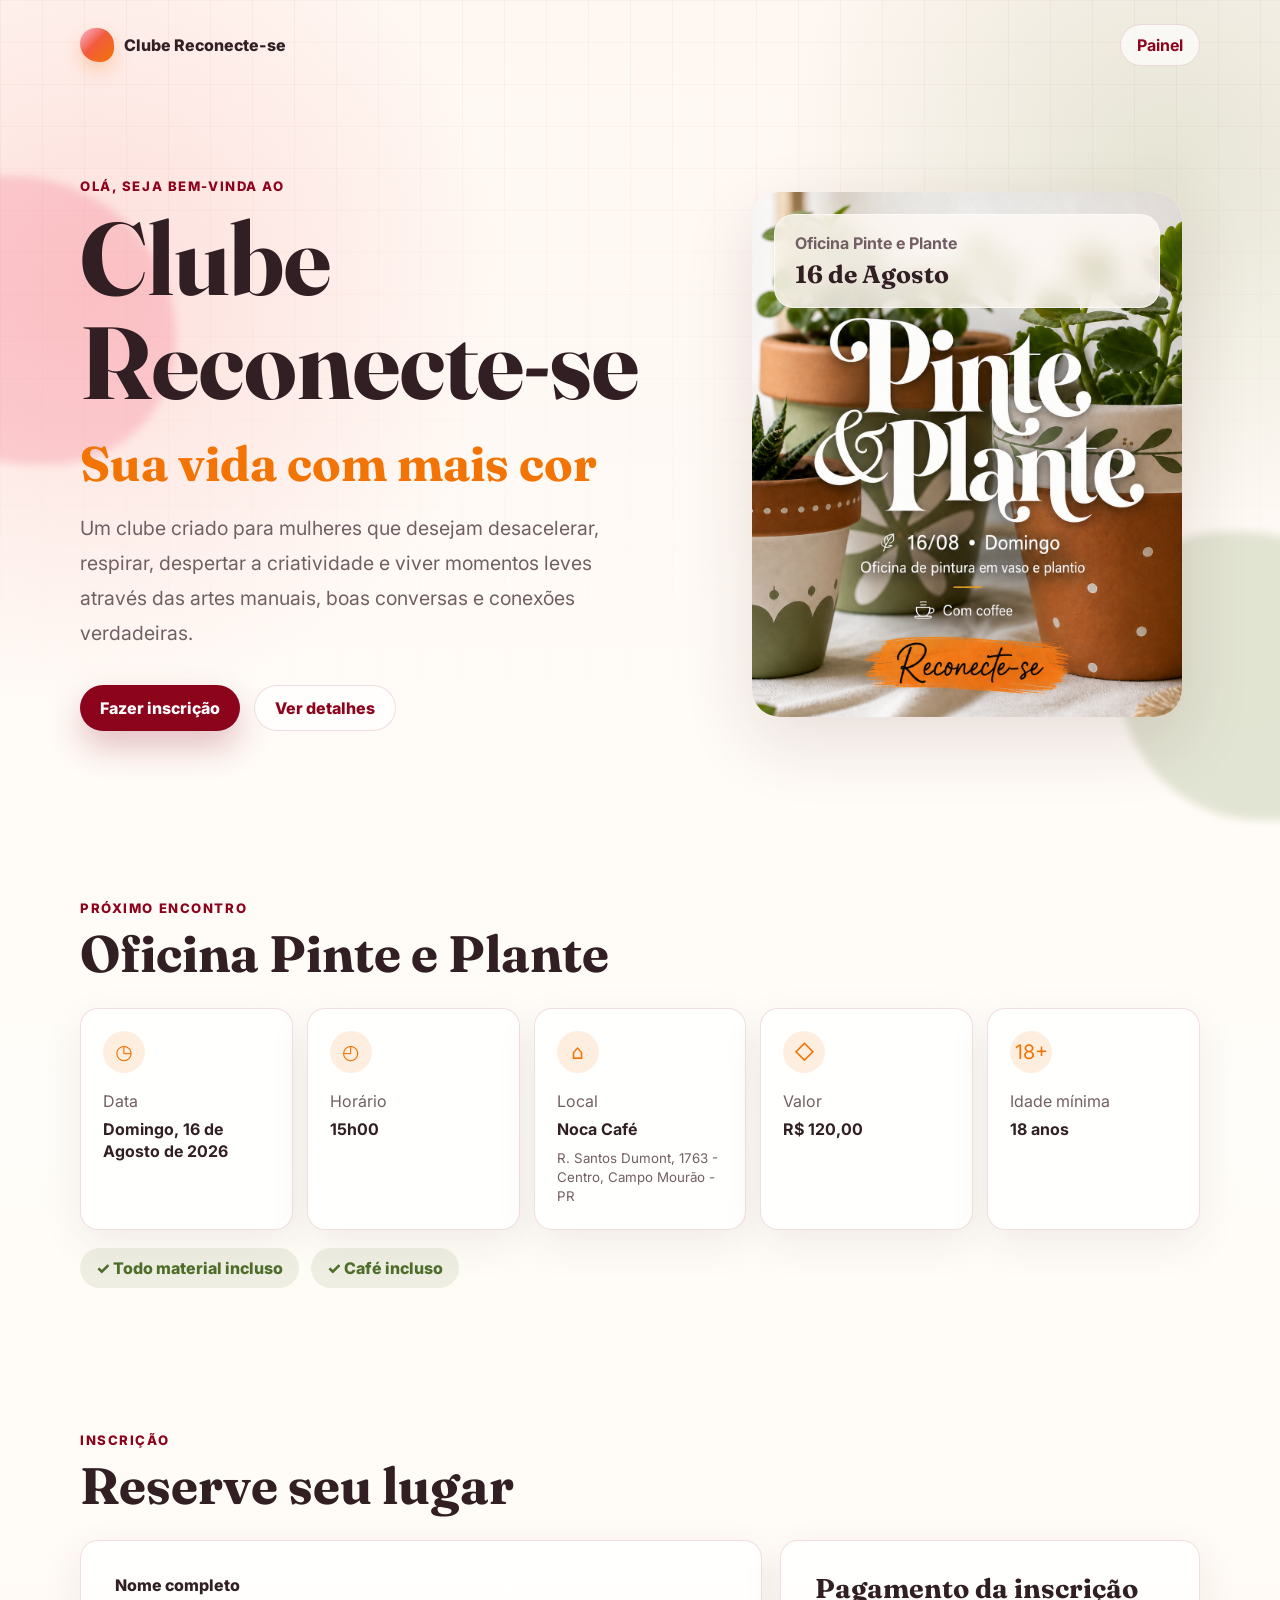
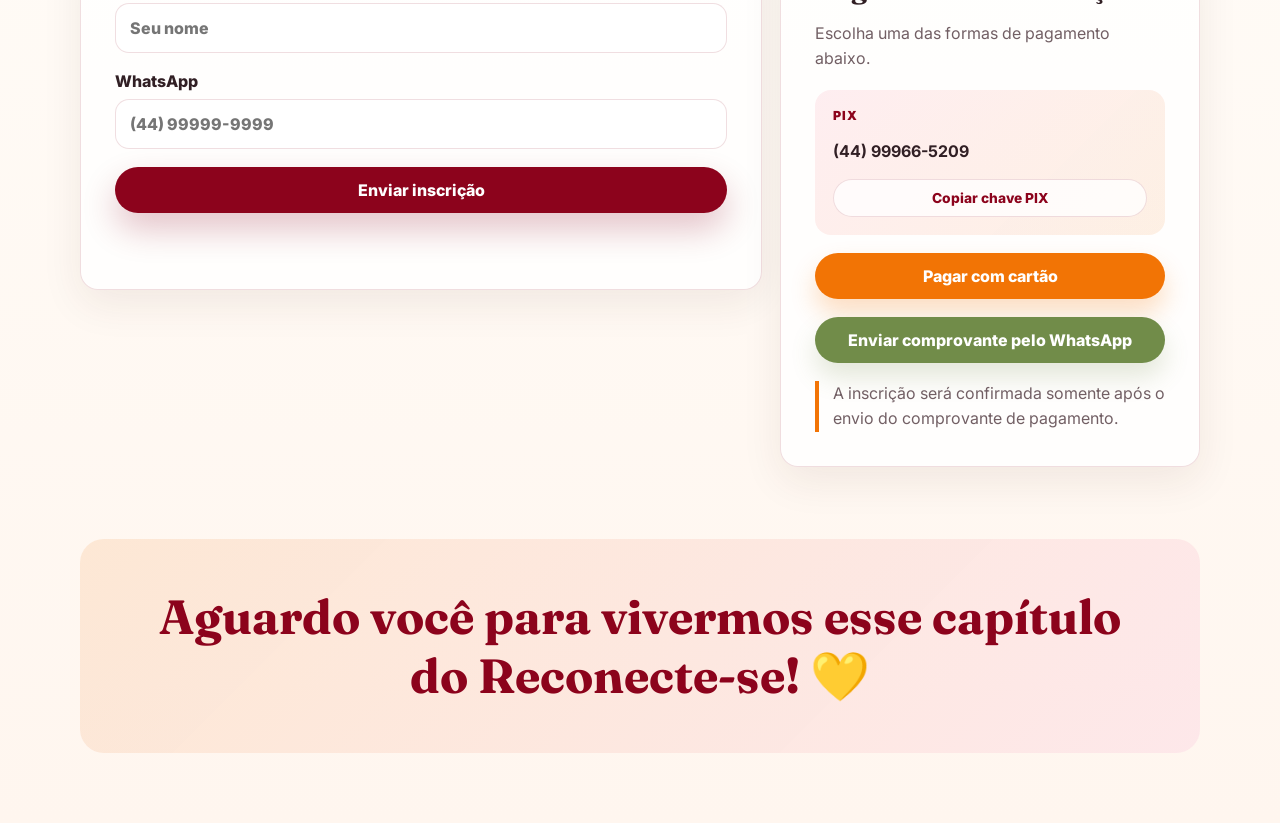
<file: index.html>
<!doctype html>
<html lang="pt-BR">
  <head>
    <meta charset="utf-8" />
    <meta name="viewport" content="width=device-width, initial-scale=1" />
    <title>Clube Reconecte-se | Inscrição</title>
    <meta
      name="description"
      content="Inscrição para a Oficina Pinte e Plante do Clube Reconecte-se."
    />
    <link rel="preconnect" href="https://fonts.googleapis.com" />
    <link rel="preconnect" href="https://fonts.gstatic.com" crossorigin />
    <link
      href="https://fonts.googleapis.com/css2?family=Fraunces:opsz,wght@9..144,600;9..144,700&family=Inter:wght@400;500;600;700&display=swap"
      rel="stylesheet"
    />
    <link rel="stylesheet" href="style.css" />
  </head>
  <body data-page="landing">
    <div class="paint-orbit paint-orbit-one"></div>
    <div class="paint-orbit paint-orbit-two"></div>

    <header class="hero">
      <nav class="topbar" aria-label="Principal">
        <a class="brand" href="index.html" aria-label="Clube Reconecte-se">
          <span class="brand-mark" aria-hidden="true"></span>
          <span>Clube Reconecte-se</span>
        </a>
        <a class="admin-link" href="admin.html">Painel</a>
      </nav>

      <section class="hero-grid">
        <div class="hero-copy">
          <p class="eyebrow">Olá, seja bem-vinda ao</p>
          <h1>Clube Reconecte-se</h1>
          <p class="tagline">Sua vida com mais cor</p>
          <p class="intro">
            Um clube criado para mulheres que desejam desacelerar, respirar,
            despertar a criatividade e viver momentos leves através das artes
            manuais, boas conversas e conexões verdadeiras.
          </p>
          <div class="hero-actions">
            <a class="button primary" href="#inscricao">Fazer inscrição</a>
            <a class="button ghost" href="#oficina">Ver detalhes</a>
          </div>
        </div>

        <div class="art-panel" aria-label="Imagem da Oficina Pinte e Plante">
          <figure class="workshop-photo-card">
            <img
              class="workshop-photo"
              src="pinte-e-plante.png"
              alt="Vasos pintados e plantas da Oficina Pinte e Plante"
            />
            <figcaption class="photo-caption">
              <span>Oficina Pinte e Plante</span>
              <strong>16 de Agosto</strong>
            </figcaption>
          </figure>
        </div>
      </section>
    </header>

    <main>
      <section class="section info-section" id="oficina">
        <div class="section-heading">
          <p class="eyebrow">Próximo encontro</p>
          <h2>Oficina Pinte e Plante</h2>
        </div>

        <div class="info-grid">
          <article class="info-item">
            <span class="icon" aria-hidden="true">◷</span>
            <p>Data</p>
            <strong>Domingo, 16 de Agosto de 2026</strong>
          </article>
          <article class="info-item">
            <span class="icon" aria-hidden="true">◴</span>
            <p>Horário</p>
            <strong>15h00</strong>
          </article>
          <article class="info-item">
            <span class="icon" aria-hidden="true">⌂</span>
            <p>Local</p>
            <strong>Noca Café</strong>
            <small>R. Santos Dumont, 1763 - Centro, Campo Mourão - PR</small>
          </article>
          <article class="info-item">
            <span class="icon" aria-hidden="true">◇</span>
            <p>Valor</p>
            <strong>R$ 120,00</strong>
          </article>
          <article class="info-item">
            <span class="icon" aria-hidden="true">18+</span>
            <p>Idade mínima</p>
            <strong>18 anos</strong>
          </article>
        </div>

        <div class="included">
          <span>✓ Todo material incluso</span>
          <span>✓ Café incluso</span>
        </div>
      </section>

      <section class="section signup-section" id="inscricao">
        <div class="section-heading">
          <p class="eyebrow">Inscrição</p>
          <h2>Reserve seu lugar</h2>
        </div>

        <div class="signup-layout">
          <div class="form-shell" id="activeSignup">
            <form id="signupForm" novalidate>
              <label>
                Nome completo
                <input
                  type="text"
                  name="name"
                  autocomplete="name"
                  placeholder="Seu nome"
                  required
                />
              </label>

              <label>
                WhatsApp
                <input
                  type="tel"
                  name="whatsapp"
                  inputmode="numeric"
                  autocomplete="tel"
                  placeholder="(44) 99999-9999"
                  required
                />
              </label>

              <button class="button primary wide" type="submit">
                Enviar inscrição
              </button>
              <p class="form-message" id="signupMessage" role="status"></p>
            </form>
          </div>

          <div class="waitlist-shell hidden" id="waitlistSignup">
            <div class="closed-notice">
              <h3>As inscrições para esta oficina foram encerradas.</h3>
              <p>Cadastre-se na lista de espera para ser avisada da próxima oficina.</p>
            </div>

            <form id="waitlistForm" novalidate>
              <label>
                Nome
                <input type="text" name="name" autocomplete="name" required />
              </label>
              <label>
                WhatsApp
                <input
                  type="tel"
                  name="whatsapp"
                  inputmode="numeric"
                  autocomplete="tel"
                  placeholder="(44) 99999-9999"
                  required
                />
              </label>
              <button class="button primary wide" type="submit">
                Entrar na lista de espera
              </button>
              <p class="form-message" id="waitlistMessage" role="status"></p>
            </form>
          </div>

          <aside class="payment-box" aria-labelledby="paymentTitle">
            <h2 id="paymentTitle">Pagamento da inscrição</h2>
            <p>Escolha uma das formas de pagamento abaixo.</p>

            <div class="payment-method">
              <span class="method-label">PIX</span>
              <strong id="pixKey">(44) 99966-5209</strong>
              <button class="button small" id="copyPix" type="button">
                Copiar chave PIX
              </button>
            </div>

            <a
              class="button card-button"
              href="https://mpago.li/1HUCjPr"
              target="_blank"
              rel="noopener noreferrer"
            >
              Pagar com cartão
            </a>

            <a
              class="button whatsapp-button"
              href="https://wa.link/44toih"
              target="_blank"
              rel="noopener noreferrer"
            >
              Enviar comprovante pelo WhatsApp
            </a>

            <p class="payment-warning">
              A inscrição será confirmada somente após o envio do comprovante de
              pagamento.
            </p>
          </aside>
        </div>
      </section>

      <section class="final-message" aria-label="Mensagem final">
        <p>Aguardo você para vivermos esse capítulo do Reconecte-se! 💛</p>
      </section>
    </main>

    <script src="script.js"></script>
  </body>
</html>
</file>
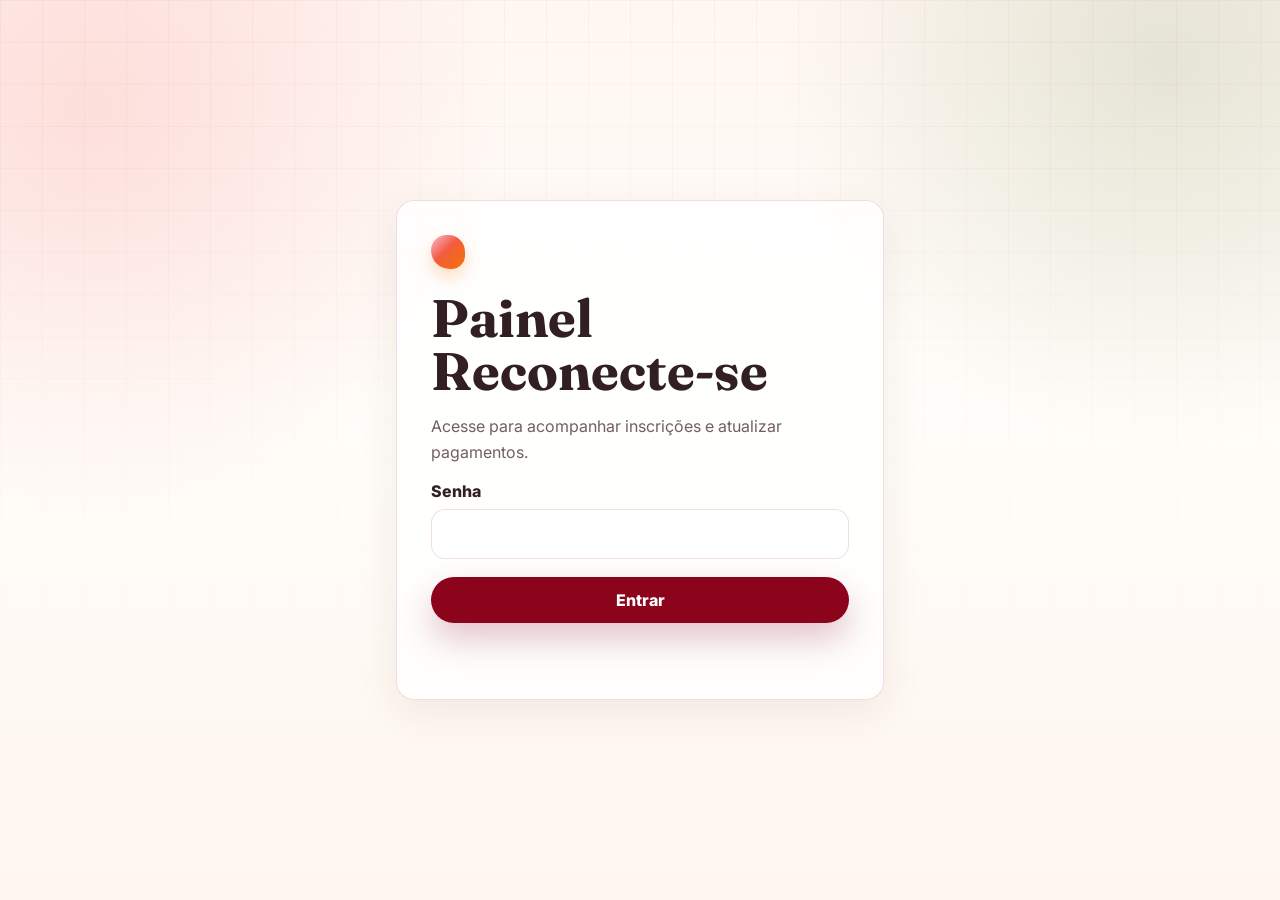
<file: admin.html>
<!doctype html>
<html lang="pt-BR">
  <head>
    <meta charset="utf-8" />
    <meta name="viewport" content="width=device-width, initial-scale=1" />
    <title>Painel | Clube Reconecte-se</title>
    <meta name="robots" content="noindex" />
    <link rel="preconnect" href="https://fonts.googleapis.com" />
    <link rel="preconnect" href="https://fonts.gstatic.com" crossorigin />
    <link
      href="https://fonts.googleapis.com/css2?family=Fraunces:opsz,wght@9..144,600;9..144,700&family=Inter:wght@400;500;600;700&display=swap"
      rel="stylesheet"
    />
    <link rel="stylesheet" href="style.css" />
  </head>
  <body data-page="admin">
    <main class="admin-main">
      <section class="login-view" id="loginView">
        <div class="login-card">
          <span class="brand-mark" aria-hidden="true"></span>
          <h1>Painel Reconecte-se</h1>
          <p>Acesse para acompanhar inscrições e atualizar pagamentos.</p>
          <form id="loginForm">
            <label>
              Senha
              <input type="password" name="password" autocomplete="current-password" required />
            </label>
            <button class="button primary wide" type="submit">Entrar</button>
            <p class="form-message" id="loginMessage" role="status"></p>
          </form>
        </div>
      </section>

      <section class="dashboard hidden" id="dashboardView">
        <header class="admin-header">
          <div>
            <p class="eyebrow">Administração</p>
            <h1>Dashboard</h1>
          </div>
          <div class="admin-actions">
            <a class="button ghost" href="index.html">Ver página</a>
            <button class="button small" id="refreshButton" type="button">Atualizar</button>
            <button class="button small danger" id="logoutButton" type="button">Sair</button>
          </div>
        </header>

        <section class="stat-grid" aria-label="Resumo das inscrições">
          <article class="stat-card">
            <span>Confirmadas</span>
            <strong id="statConfirmed">0</strong>
          </article>
          <article class="stat-card">
            <span>Aguardando Pagamento</span>
            <strong id="statPending">0</strong>
          </article>
          <article class="stat-card">
            <span>Lista de Espera</span>
            <strong id="statWaitlist">0</strong>
          </article>
          <article class="stat-card">
            <span>Canceladas</span>
            <strong id="statCancelled">0</strong>
          </article>
          <article class="stat-card">
            <span>Total</span>
            <strong id="statTotal">0</strong>
          </article>
        </section>

        <section class="admin-panel">
          <div class="filters">
            <label>
              Pesquisar
              <input id="searchInput" type="search" placeholder="Nome ou telefone" />
            </label>
            <label>
              Status
              <select id="statusFilter">
                <option value="">Todos</option>
                <option>Aguardando pagamento</option>
                <option>Confirmado</option>
                <option>Cancelado</option>
                <option>Lista de Espera</option>
              </select>
            </label>
          </div>

          <div class="table-wrap">
            <table>
              <thead>
                <tr>
                  <th>Nome</th>
                  <th>WhatsApp</th>
                  <th>Data</th>
                  <th>Status</th>
                  <th>Origem</th>
                  <th>Ações</th>
                </tr>
              </thead>
              <tbody id="registrationsTable"></tbody>
            </table>
          </div>
          <p class="form-message" id="adminMessage" role="status"></p>
        </section>
      </section>
    </main>

    <script src="script.js"></script>
    <script src="admin.js"></script>
  </body>
</html>
</file>
<file: style.css>
:root {
  --crimson: #8c031c;
  --rose: #f2486a;
  --olive: #718c49;
  --orange: #f27405;
  --coral: #f26668;
  --ink: #311f24;
  --muted: #725f64;
  --paper: #fff9f5;
  --surface: #ffffff;
  --line: rgba(140, 3, 28, 0.13);
  --shadow: 0 24px 70px rgba(80, 33, 30, 0.13);
  --radius: 18px;
}

* {
  box-sizing: border-box;
}

html {
  scroll-behavior: smooth;
}

body {
  margin: 0;
  min-height: 100vh;
  background:
    radial-gradient(circle at 7% 12%, rgba(242, 102, 104, 0.18), transparent 26rem),
    radial-gradient(circle at 91% 7%, rgba(113, 140, 73, 0.18), transparent 24rem),
    linear-gradient(180deg, #fff7f2 0%, #fffdf9 46%, #fff6ef 100%);
  color: var(--ink);
  font-family: Inter, system-ui, -apple-system, BlinkMacSystemFont, "Segoe UI", sans-serif;
}

body::before {
  content: "";
  position: fixed;
  inset: 0;
  z-index: -2;
  background-image:
    linear-gradient(90deg, rgba(140, 3, 28, 0.035) 1px, transparent 1px),
    linear-gradient(rgba(140, 3, 28, 0.03) 1px, transparent 1px);
  background-size: 42px 42px;
  mask-image: linear-gradient(to bottom, black, transparent 80%);
}

a {
  color: inherit;
}

button,
input,
select {
  font: inherit;
}

button {
  cursor: pointer;
}

.paint-orbit {
  position: fixed;
  z-index: -1;
  width: 18rem;
  height: 18rem;
  border-radius: 38% 62% 47% 53%;
  filter: blur(4px);
  opacity: 0.2;
  animation: floatPaint 10s ease-in-out infinite alternate;
}

.paint-orbit-one {
  left: -7rem;
  top: 11rem;
  background: var(--rose);
}

.paint-orbit-two {
  right: -8rem;
  bottom: 5rem;
  background: var(--olive);
  animation-delay: -3s;
}

.hero,
.section,
.final-message,
.dashboard {
  width: min(1120px, calc(100% - 32px));
  margin: 0 auto;
}

.hero {
  min-height: 92vh;
  padding: 24px 0 56px;
}

.topbar,
.admin-header,
.admin-actions,
.hero-actions,
.included,
.filters {
  display: flex;
  align-items: center;
}

.topbar {
  justify-content: space-between;
  gap: 20px;
}

.brand,
.admin-link {
  text-decoration: none;
}

.brand {
  display: inline-flex;
  align-items: center;
  gap: 10px;
  font-weight: 800;
}

.brand-mark {
  display: inline-block;
  width: 34px;
  height: 34px;
  border-radius: 48% 52% 42% 58%;
  background:
    linear-gradient(135deg, rgba(255, 255, 255, 0.65), transparent 45%),
    linear-gradient(135deg, var(--rose), var(--orange));
  box-shadow: 0 8px 18px rgba(242, 116, 5, 0.26);
}

.admin-link {
  border: 1px solid var(--line);
  border-radius: 999px;
  padding: 10px 16px;
  color: var(--crimson);
  font-weight: 700;
  background: rgba(255, 255, 255, 0.66);
}

.hero-grid {
  display: grid;
  grid-template-columns: minmax(0, 1fr) minmax(320px, 0.8fr);
  gap: clamp(32px, 6vw, 72px);
  align-items: center;
  padding-top: clamp(64px, 9vw, 112px);
}

.eyebrow {
  margin: 0 0 12px;
  color: var(--crimson);
  font-size: 0.82rem;
  font-weight: 800;
  letter-spacing: 0.12em;
  text-transform: uppercase;
}

h1,
h2,
h3 {
  margin: 0;
  color: var(--ink);
  font-family: Fraunces, Georgia, serif;
  line-height: 1.02;
  letter-spacing: 0;
}

h1 {
  font-size: clamp(3.2rem, 8vw, 6.6rem);
  max-width: 820px;
}

h2 {
  font-size: clamp(2rem, 4vw, 3.25rem);
}

h3 {
  font-size: 1.5rem;
}

.tagline {
  margin: 18px 0;
  color: var(--orange);
  font-family: Fraunces, Georgia, serif;
  font-size: clamp(1.55rem, 3.8vw, 3.1rem);
  font-weight: 700;
}

.intro {
  max-width: 660px;
  margin: 0;
  color: var(--muted);
  font-size: clamp(1.02rem, 2vw, 1.22rem);
  line-height: 1.8;
}

.hero-actions {
  gap: 14px;
  flex-wrap: wrap;
  margin-top: 34px;
}

.button {
  display: inline-flex;
  min-height: 46px;
  align-items: center;
  justify-content: center;
  gap: 8px;
  border: 0;
  border-radius: 999px;
  padding: 12px 20px;
  text-decoration: none;
  font-weight: 800;
  transition:
    transform 180ms ease,
    box-shadow 180ms ease,
    background-color 180ms ease;
}

.button:hover {
  transform: translateY(-2px);
}

.button.primary {
  background: var(--crimson);
  color: white;
  box-shadow: 0 16px 34px rgba(140, 3, 28, 0.24);
}

.button.ghost,
.button.small {
  border: 1px solid var(--line);
  background: rgba(255, 255, 255, 0.76);
  color: var(--crimson);
}

.button.small {
  min-height: 38px;
  padding: 8px 14px;
  font-size: 0.86rem;
}

.button.wide,
.card-button,
.whatsapp-button {
  width: 100%;
}

.button.danger {
  color: #a02121;
}

.card-button {
  background: var(--orange);
  color: white;
  box-shadow: 0 14px 26px rgba(242, 116, 5, 0.24);
}

.whatsapp-button {
  background: var(--olive);
  color: white;
  box-shadow: 0 14px 26px rgba(113, 140, 73, 0.2);
}

.art-panel {
  min-height: 420px;
  display: grid;
  place-items: center;
}

.workshop-photo-card {
  position: relative;
  width: min(100%, 430px);
  aspect-ratio: 1154 / 1408;
  margin: 0;
  border-radius: 28px;
  box-shadow: var(--shadow);
  overflow: hidden;
  background: var(--surface);
}

.workshop-photo {
  width: 100%;
  height: 100%;
  display: block;
  object-fit: cover;
  object-position: center;
}

.photo-caption {
  position: absolute;
  right: 22px;
  top: 22px;
  left: 22px;
  border: 1px solid rgba(255, 255, 255, 0.55);
  border-radius: 20px;
  padding: 18px 20px;
  background: rgba(255, 249, 245, 0.82);
  color: var(--ink);
  backdrop-filter: blur(12px);
}

.photo-caption span,
.photo-caption strong {
  display: block;
}

.photo-caption span {
  margin-bottom: 6px;
  color: var(--muted);
  font-weight: 700;
}

.photo-caption strong {
  font-family: Fraunces, Georgia, serif;
  font-size: 1.55rem;
}

.canvas-card {
  position: relative;
  width: min(100%, 430px);
  aspect-ratio: 0.86;
  border-radius: 28px;
  background: linear-gradient(145deg, rgba(255, 255, 255, 0.92), rgba(255, 247, 242, 0.7));
  box-shadow: var(--shadow);
  overflow: hidden;
}

.canvas-card::before {
  content: "";
  position: absolute;
  inset: 22px;
  border: 1px solid rgba(140, 3, 28, 0.13);
  border-radius: 22px;
}

.stroke {
  position: absolute;
  width: 82%;
  height: 72px;
  left: 9%;
  border-radius: 51% 49% 56% 44%;
  transform: rotate(-5deg);
  opacity: 0.9;
}

.stroke-coral {
  top: 18%;
  background: var(--coral);
}

.stroke-orange {
  top: 36%;
  background: var(--orange);
  transform: rotate(4deg);
}

.stroke-olive {
  top: 54%;
  background: var(--olive);
}

.stroke-rose {
  top: 72%;
  background: var(--rose);
  transform: rotate(2deg);
}

.canvas-inner {
  position: absolute;
  inset: auto 32px 32px;
  border-radius: 20px;
  padding: 22px;
  background: rgba(255, 255, 255, 0.84);
  backdrop-filter: blur(10px);
}

.canvas-inner p,
.canvas-inner strong {
  display: block;
}

.canvas-inner p {
  margin: 0 0 8px;
  color: var(--muted);
}

.canvas-inner strong {
  font-family: Fraunces, Georgia, serif;
  font-size: 1.65rem;
}

.section {
  padding: 72px 0;
}

.section-heading {
  margin-bottom: 28px;
}

.info-grid {
  display: grid;
  grid-template-columns: repeat(auto-fit, minmax(190px, 1fr));
  gap: 14px;
}

.info-item,
.form-shell,
.waitlist-shell,
.payment-box,
.login-card,
.stat-card,
.admin-panel {
  border: 1px solid var(--line);
  border-radius: var(--radius);
  background: rgba(255, 255, 255, 0.82);
  box-shadow: 0 14px 42px rgba(80, 33, 30, 0.08);
}

.info-item {
  min-height: 178px;
  padding: 22px;
}

.icon {
  display: grid;
  width: 42px;
  height: 42px;
  margin-bottom: 18px;
  place-items: center;
  border-radius: 50%;
  background: rgba(242, 116, 5, 0.12);
  color: var(--orange);
  font-size: 1.25rem;
}

.info-item p {
  margin: 0 0 8px;
  color: var(--muted);
}

.info-item strong {
  display: block;
  line-height: 1.35;
}

.info-item small {
  display: block;
  margin-top: 8px;
  color: var(--muted);
  line-height: 1.45;
}

.included {
  gap: 12px;
  flex-wrap: wrap;
  margin-top: 18px;
}

.included span {
  border-radius: 999px;
  padding: 10px 16px;
  background: rgba(113, 140, 73, 0.12);
  color: #4d6d28;
  font-weight: 800;
}

.signup-layout {
  display: grid;
  grid-template-columns: minmax(0, 1fr) minmax(300px, 420px);
  gap: 18px;
  align-items: start;
}

.form-shell,
.waitlist-shell,
.payment-box,
.login-card,
.admin-panel {
  padding: clamp(22px, 4vw, 34px);
}

form,
.payment-box,
.payment-method {
  display: grid;
  gap: 18px;
}

label {
  display: grid;
  gap: 8px;
  color: var(--ink);
  font-weight: 800;
}

input,
select {
  width: 100%;
  min-height: 50px;
  border: 1px solid var(--line);
  border-radius: 14px;
  padding: 0 14px;
  background: rgba(255, 255, 255, 0.92);
  color: var(--ink);
  outline: none;
  transition:
    border-color 160ms ease,
    box-shadow 160ms ease;
}

input:focus,
select:focus {
  border-color: rgba(242, 116, 5, 0.7);
  box-shadow: 0 0 0 4px rgba(242, 116, 5, 0.12);
}

.payment-box h2 {
  font-size: 1.7rem;
}

.payment-box p {
  margin: 0;
  color: var(--muted);
  line-height: 1.6;
}

.payment-method {
  border-radius: 16px;
  padding: 18px;
  background: linear-gradient(135deg, rgba(242, 72, 106, 0.09), rgba(242, 116, 5, 0.1));
}

.method-label {
  color: var(--crimson);
  font-size: 0.78rem;
  font-weight: 900;
  letter-spacing: 0.1em;
}

.payment-warning {
  border-left: 4px solid var(--orange);
  padding-left: 14px;
}

.form-message {
  min-height: 24px;
  margin: 0;
  color: var(--muted);
  font-weight: 700;
}

.form-message.success {
  color: #4d6d28;
}

.form-message.error {
  color: #a02121;
}

.closed-notice {
  margin-bottom: 22px;
}

.closed-notice p {
  color: var(--muted);
  line-height: 1.65;
}

.hidden {
  display: none !important;
}

.final-message {
  margin-bottom: 70px;
  border-radius: 24px;
  padding: clamp(28px, 5vw, 48px);
  background:
    linear-gradient(135deg, rgba(242, 116, 5, 0.16), rgba(242, 72, 106, 0.12)),
    rgba(255, 255, 255, 0.78);
  text-align: center;
}

.final-message p {
  margin: 0;
  color: var(--crimson);
  font-family: Fraunces, Georgia, serif;
  font-size: clamp(1.55rem, 4vw, 3rem);
  font-weight: 700;
}

.admin-main {
  min-height: 100vh;
}

.login-view {
  min-height: 100vh;
  display: grid;
  width: min(100%, 520px);
  margin: 0 auto;
  padding: 28px 16px;
  place-items: center;
}

.login-card {
  width: 100%;
}

.login-card h1 {
  margin-top: 18px;
  font-size: clamp(2rem, 8vw, 3.3rem);
}

.login-card p {
  color: var(--muted);
  line-height: 1.6;
}

.dashboard {
  padding: 34px 0 64px;
}

.admin-header {
  justify-content: space-between;
  gap: 18px;
  margin-bottom: 22px;
}

.admin-header h1 {
  font-size: clamp(2.2rem, 5vw, 4.25rem);
}

.admin-actions {
  gap: 10px;
  flex-wrap: wrap;
  justify-content: flex-end;
}

.stat-grid {
  display: grid;
  grid-template-columns: repeat(5, minmax(0, 1fr));
  gap: 14px;
  margin-bottom: 18px;
}

.stat-card {
  min-height: 132px;
  padding: 20px;
}

.stat-card span {
  display: block;
  color: var(--muted);
  font-weight: 800;
}

.stat-card strong {
  display: block;
  margin-top: 18px;
  color: var(--crimson);
  font-family: Fraunces, Georgia, serif;
  font-size: 2.6rem;
}

.filters {
  gap: 14px;
  align-items: end;
  margin-bottom: 18px;
}

.filters label:first-child {
  flex: 1;
}

.table-wrap {
  overflow-x: auto;
}

table {
  width: 100%;
  min-width: 920px;
  border-collapse: collapse;
}

th,
td {
  border-bottom: 1px solid var(--line);
  padding: 14px 10px;
  text-align: left;
  vertical-align: middle;
}

th {
  color: var(--crimson);
  font-size: 0.78rem;
  letter-spacing: 0.08em;
  text-transform: uppercase;
}

.status-pill {
  display: inline-flex;
  border-radius: 999px;
  padding: 7px 10px;
  font-size: 0.78rem;
  font-weight: 900;
}

.status-confirmado {
  background: rgba(113, 140, 73, 0.15);
  color: #4d6d28;
}

.status-aguardando-pagamento {
  background: rgba(242, 116, 5, 0.16);
  color: #9b4a00;
}

.status-cancelado {
  background: rgba(140, 3, 28, 0.11);
  color: var(--crimson);
}

.status-lista-de-espera {
  background: rgba(242, 72, 106, 0.13);
  color: #b52845;
}

.row-actions {
  display: flex;
  flex-wrap: wrap;
  gap: 8px;
}

.row-actions .button {
  min-height: 34px;
  padding: 7px 10px;
  font-size: 0.78rem;
}

@keyframes floatPaint {
  from {
    transform: translate3d(0, 0, 0) rotate(0deg);
  }
  to {
    transform: translate3d(18px, -24px, 0) rotate(12deg);
  }
}

@media (max-width: 920px) {
  .hero {
    min-height: auto;
  }

  .hero-grid,
  .signup-layout {
    grid-template-columns: 1fr;
  }

  .art-panel {
    min-height: auto;
  }

  .info-grid,
  .stat-grid {
    grid-template-columns: repeat(2, minmax(0, 1fr));
  }

  .admin-header,
  .filters {
    align-items: stretch;
    flex-direction: column;
  }

  .admin-actions {
    justify-content: flex-start;
  }
}

@media (max-width: 620px) {
  .hero,
  .section,
  .final-message,
  .dashboard {
    width: min(100% - 20px, 1120px);
  }

  .topbar {
    align-items: flex-start;
  }

  .brand {
    max-width: 220px;
  }

  h1 {
    font-size: clamp(2.8rem, 16vw, 4.6rem);
  }

  .info-grid,
  .stat-grid {
    grid-template-columns: 1fr;
  }

  .hero-actions,
  .included,
  .admin-actions {
    align-items: stretch;
    flex-direction: column;
  }

  .hero-actions .button,
  .admin-actions .button {
    width: 100%;
  }

  .canvas-card {
    aspect-ratio: 0.92;
  }

  .workshop-photo-card {
    aspect-ratio: 1154 / 1408;
  }
}
</file>
